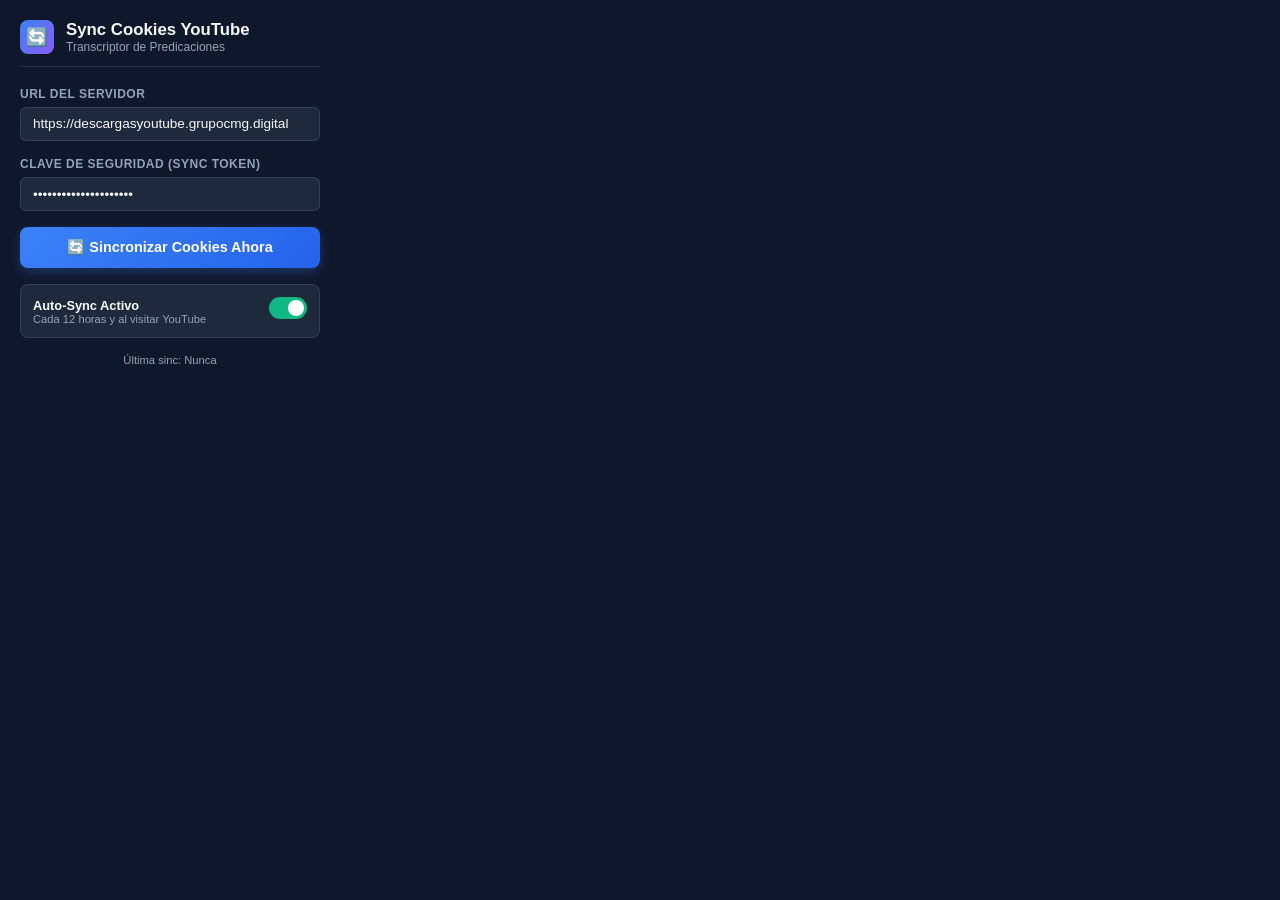
<file: extension/popup.html>
<!DOCTYPE html>
<html lang="es">
<head>
    <meta charset="UTF-8">
    <meta name="viewport" content="width=device-width, initial-scale=1.0">
    <title>Sincronizador Transcriptor</title>
    <style>
        :root {
            --bg: #0f172a;
            --card: #1e293b;
            --primary: #3b82f6;
            --primary-hover: #2563eb;
            --success: #10b981;
            --danger: #ef4444;
            --text: #f8fafc;
            --text-muted: #94a3b8;
            --border: rgba(255, 255, 255, 0.1);
        }
        * { box-sizing: border-box; margin: 0; padding: 0; }
        body {
            width: 340px;
            font-family: -apple-system, BlinkMacSystemFont, 'Segoe UI', Roboto, sans-serif;
            background: var(--bg);
            color: var(--text);
            padding: 1.25rem;
        }
        .header {
            display: flex;
            align-items: center;
            gap: 0.75rem;
            margin-bottom: 1.25rem;
            border-bottom: 1px solid var(--border);
            padding-bottom: 0.75rem;
        }
        .header-icon {
            width: 34px;
            height: 34px;
            background: linear-gradient(135deg, var(--primary), #8b5cf6);
            border-radius: 8px;
            display: flex;
            align-items: center;
            justify-content: center;
            font-size: 1.1rem;
        }
        h1 { font-size: 1.05rem; font-weight: 700; }
        .subtitle { font-size: 0.75rem; color: var(--text-muted); }
        .form-group {
            margin-bottom: 1rem;
        }
        label {
            display: block;
            font-size: 0.75rem;
            font-weight: 600;
            color: var(--text-muted);
            margin-bottom: 0.35rem;
            text-transform: uppercase;
            letter-spacing: 0.5px;
        }
        input[type="text"], input[type="password"] {
            width: 100%;
            background: var(--card);
            border: 1px solid var(--border);
            border-radius: 6px;
            padding: 0.55rem 0.75rem;
            color: var(--text);
            font-size: 0.85rem;
            outline: none;
            transition: border-color 0.2s;
        }
        input:focus { border-color: var(--primary); }
        .btn {
            width: 100%;
            display: flex;
            align-items: center;
            justify-content: center;
            gap: 0.5rem;
            background: linear-gradient(135deg, var(--primary), var(--primary-hover));
            color: #fff;
            border: none;
            border-radius: 8px;
            padding: 0.75rem;
            font-size: 0.9rem;
            font-weight: 600;
            cursor: pointer;
            transition: all 0.2s;
            box-shadow: 0 4px 12px rgba(59, 130, 246, 0.3);
        }
        .btn:hover { opacity: 0.95; transform: translateY(-1px); }
        .btn:disabled { opacity: 0.5; cursor: not-allowed; transform: none; }
        .auto-sync-card {
            background: var(--card);
            border: 1px solid var(--border);
            border-radius: 8px;
            padding: 0.75rem;
            margin-top: 1rem;
            display: flex;
            align-items: center;
            justify-content: space-between;
        }
        .auto-sync-info {
            font-size: 0.8rem;
        }
        .auto-sync-info span {
            display: block;
            font-size: 0.7rem;
            color: var(--text-muted);
        }
        .switch {
            position: relative;
            display: inline-block;
            width: 38px;
            height: 22px;
        }
        .switch input { opacity: 0; width: 0; height: 0; }
        .slider {
            position: absolute;
            cursor: pointer;
            top: 0; left: 0; right: 0; bottom: 0;
            background-color: #334155;
            transition: .3s;
            border-radius: 22px;
        }
        .slider:before {
            position: absolute;
            content: "";
            height: 16px; width: 16px;
            left: 3px; bottom: 3px;
            background-color: white;
            transition: .3s;
            border-radius: 50%;
        }
        input:checked + .slider { background-color: var(--success); }
        input:checked + .slider:before { transform: translateX(16px); }
        .status-box {
            margin-top: 1rem;
            padding: 0.65rem 0.75rem;
            border-radius: 6px;
            font-size: 0.78rem;
            display: none;
            line-height: 1.4;
        }
        .status-box.success {
            display: block;
            background: rgba(16, 185, 129, 0.15);
            border: 1px solid rgba(16, 185, 129, 0.3);
            color: #6ee7b7;
        }
        .status-box.error {
            display: block;
            background: rgba(239, 68, 68, 0.15);
            border: 1px solid rgba(239, 68, 68, 0.3);
            color: #fca5a5;
        }
        .footer-note {
            margin-top: 1rem;
            font-size: 0.7rem;
            color: var(--text-muted);
            text-align: center;
        }
    </style>
</head>
<body>
    <div class="header">
        <div class="header-icon">🔄</div>
        <div>
            <h1>Sync Cookies YouTube</h1>
            <p class="subtitle">Transcriptor de Predicaciones</p>
        </div>
    </div>

    <div class="form-group">
        <label for="server-url">URL del Servidor</label>
        <input type="text" id="server-url" value="https://descargasyoutube.grupocmg.digital" placeholder="https://descargasyoutube.grupocmg.digital">
    </div>

    <div class="form-group">
        <label for="sync-token">Clave de Seguridad (Sync Token)</label>
        <input type="password" id="sync-token" value="cmg-transcriptor-2026" placeholder="Token secreto">
    </div>

    <button id="btn-sync" class="btn">
        <span>🔄 Sincronizar Cookies Ahora</span>
    </button>

    <div class="auto-sync-card">
        <div class="auto-sync-info">
            <strong>Auto-Sync Activo</strong>
            <span>Cada 12 horas y al visitar YouTube</span>
        </div>
        <label class="switch">
            <input type="checkbox" id="auto-sync-toggle" checked>
            <span class="slider"></span>
        </label>
    </div>

    <div id="status-box" class="status-box"></div>

    <div class="footer-note">
        <span id="last-sync-time">Última sinc: Nunca</span>
    </div>

    <script src="popup.js"></script>
</body>
</html>
</file>
